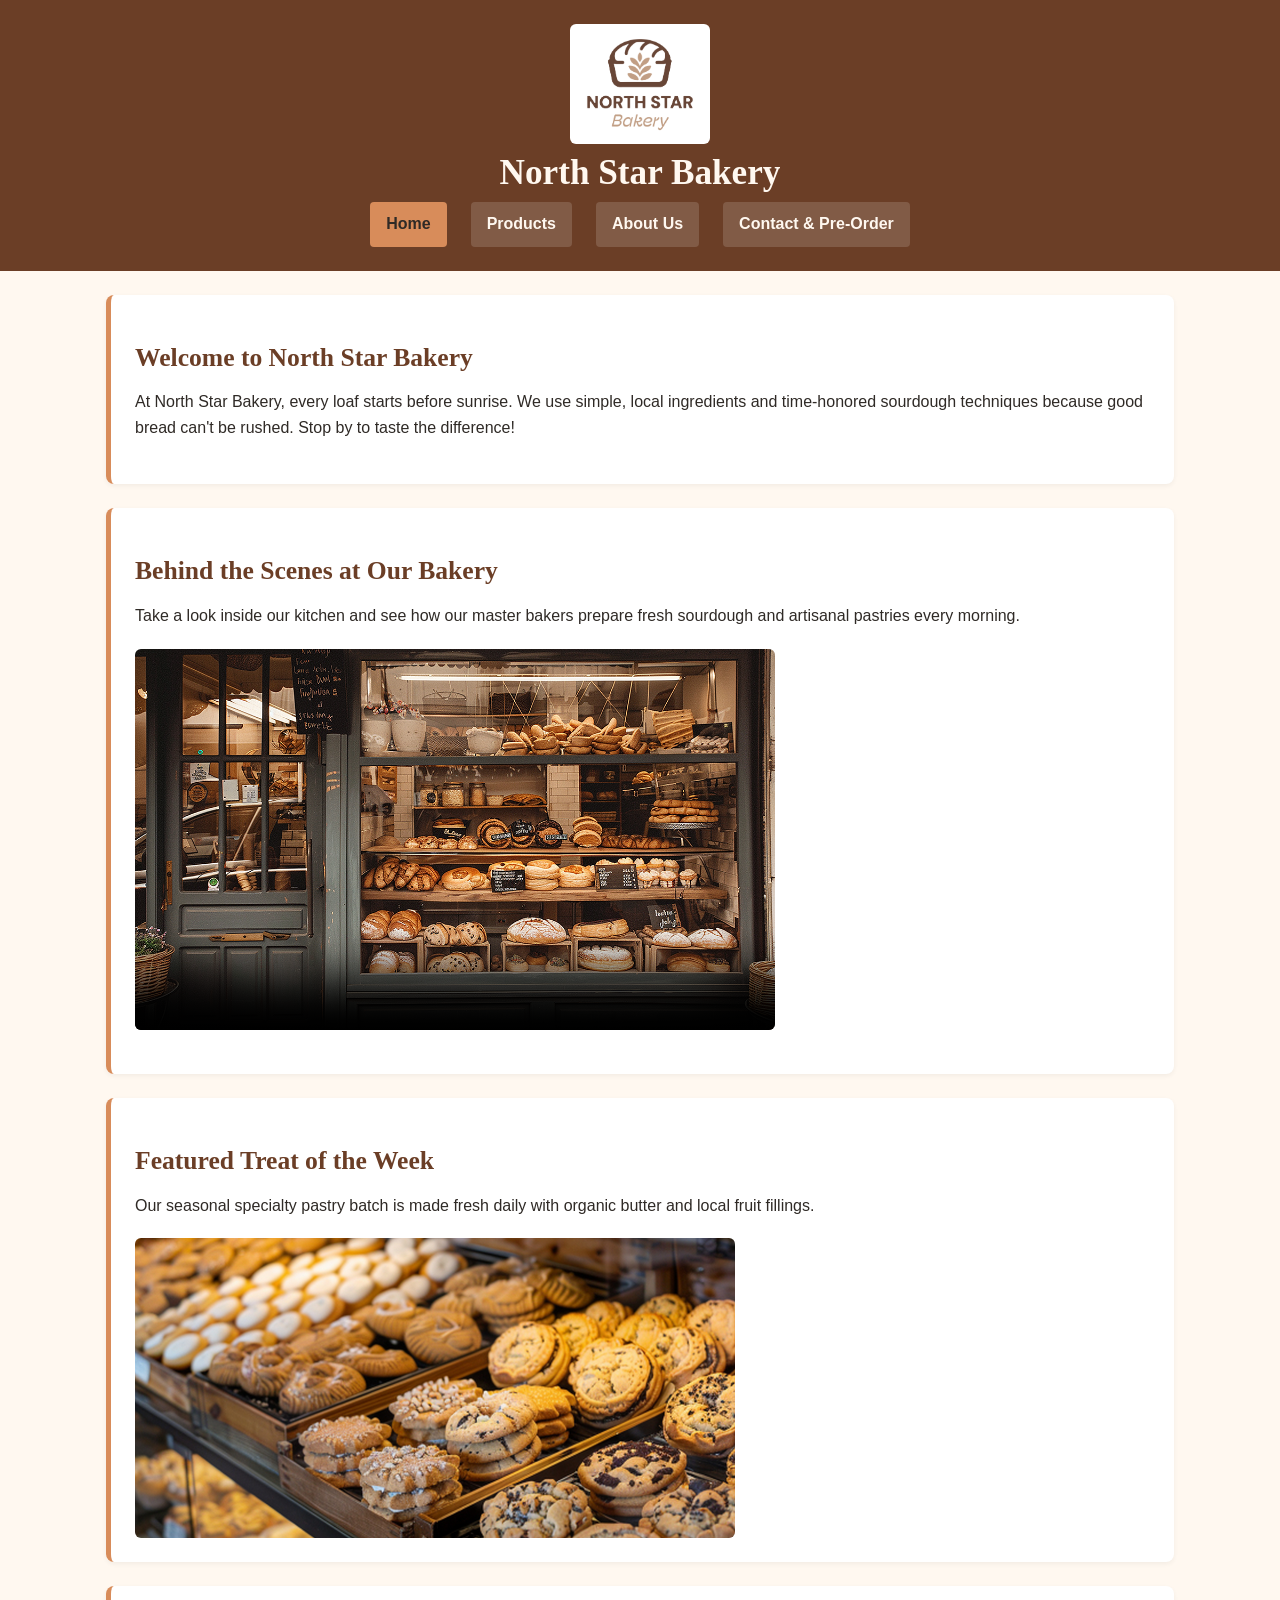
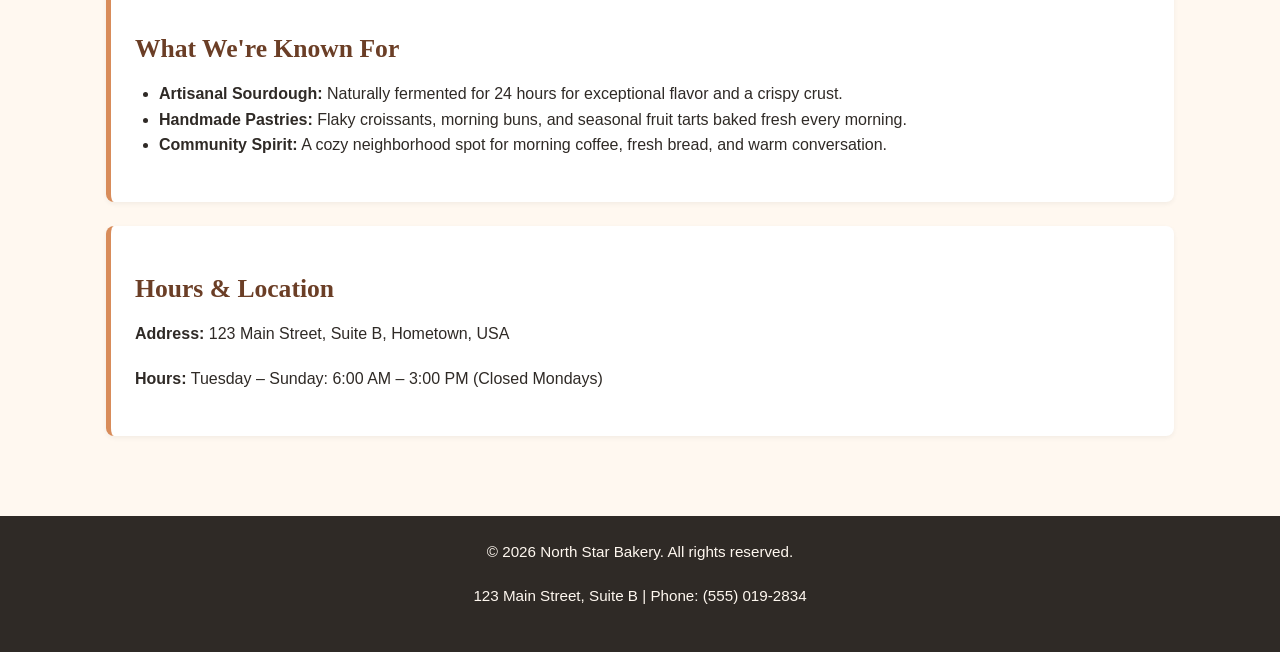
<file: index.html>
<!DOCTYPE html>
<html lang="en">
<head>
    <meta charset="UTF-8">
    <meta name="viewport" content="width=device-width, initial-scale=1.0">
    <title>North Star Bakery - Home</title>
    <link rel="stylesheet" href="css/styles.css">
</head>
<body>
    <!-- Skip Link for Keyboard Accessibility -->
    <a href="#main-content">Skip to main content</a>

    <!-- Header & Primary Navigation -->
    <header>
        <img src="bakery-logo_c.png" alt="North Star Bakery Logo" width="180" height="150">
        <h1>North Star Bakery</h1>
        <nav aria-label="Primary Navigation">
            <ul>
                <li><a href="index.html" aria-current="page">Home</a></li>
                <li><a href="products.html">Products</a></li>
                <li><a href="about.html">About Us</a></li>
                <li><a href="contact.html">Contact &amp; Pre-Order</a></li>
            </ul>
        </nav>
    </header>

    <!-- Main Content Area -->
    <main id="main-content">
        <!-- Section 1: Welcome Message -->
        <section>
            <h2>Welcome to North Star Bakery</h2>
            <p>At North Star Bakery, every loaf starts before sunrise. We use simple, local ingredients and time-honored sourdough techniques because good bread can't be rushed. Stop by to taste the difference!</p>
        </section>

        <!-- Section 2: Behind the Scenes Video -->
        <section>
            <h2>Behind the Scenes at Our Bakery</h2>
            <p>Take a look inside our kitchen and see how our master bakers prepare fresh sourdough and artisanal pastries every morning.</p>
            <video controls width="640" height="360" poster="bakery-storefront_c.png" preload="metadata">
                <source src="bakery-behind-scenes_c.mp4" type="video/mp4">
                <p>Your browser does not support embedded video playback. You can <a href="bakery-behind-scenes_c.mp4">download the behind-the-scenes video here</a>.</p>
            </video>
        </section>

        <!-- Section 3: Featured Item of the Week (Responsive Image) -->
        <section>
            <h2>Featured Treat of the Week</h2>
            <p>Our seasonal specialty pastry batch is made fresh daily with organic butter and local fruit fillings.</p>
            <picture>
                <source media="(min-width: 768px)" srcset="bakery-feature-large_c.png">
                <img src="bakery-feature-small_c.png" alt="Display case filled with freshly baked artisanal cookies and pastries" width="600" height="300">
            </picture>
        </section>

        <!-- Section 4: What We're Known For -->
        <section>
            <h2>What We're Known For</h2>
            <ul>
                <li><strong>Artisanal Sourdough:</strong> Naturally fermented for 24 hours for exceptional flavor and a crispy crust.</li>
                <li><strong>Handmade Pastries:</strong> Flaky croissants, morning buns, and seasonal fruit tarts baked fresh every morning.</li>
                <li><strong>Community Spirit:</strong> A cozy neighborhood spot for morning coffee, fresh bread, and warm conversation.</li>
            </ul>
        </section>

        <!-- Section 5: Hours and Location Snippet -->
        <section>
            <h2>Hours &amp; Location</h2>
            <p><strong>Address:</strong> 123 Main Street, Suite B, Hometown, USA</p>
            <p><strong>Hours:</strong> Tuesday – Sunday: 6:00 AM – 3:00 PM (Closed Mondays)</p>
        </section>
    </main>

    <!-- Footer Region -->
    <footer>
        <p>&copy; 2026 North Star Bakery. All rights reserved.</p>
        <p>123 Main Street, Suite B | Phone: (555) 019-2834</p>
    </footer>
</body>
</html>
</file>
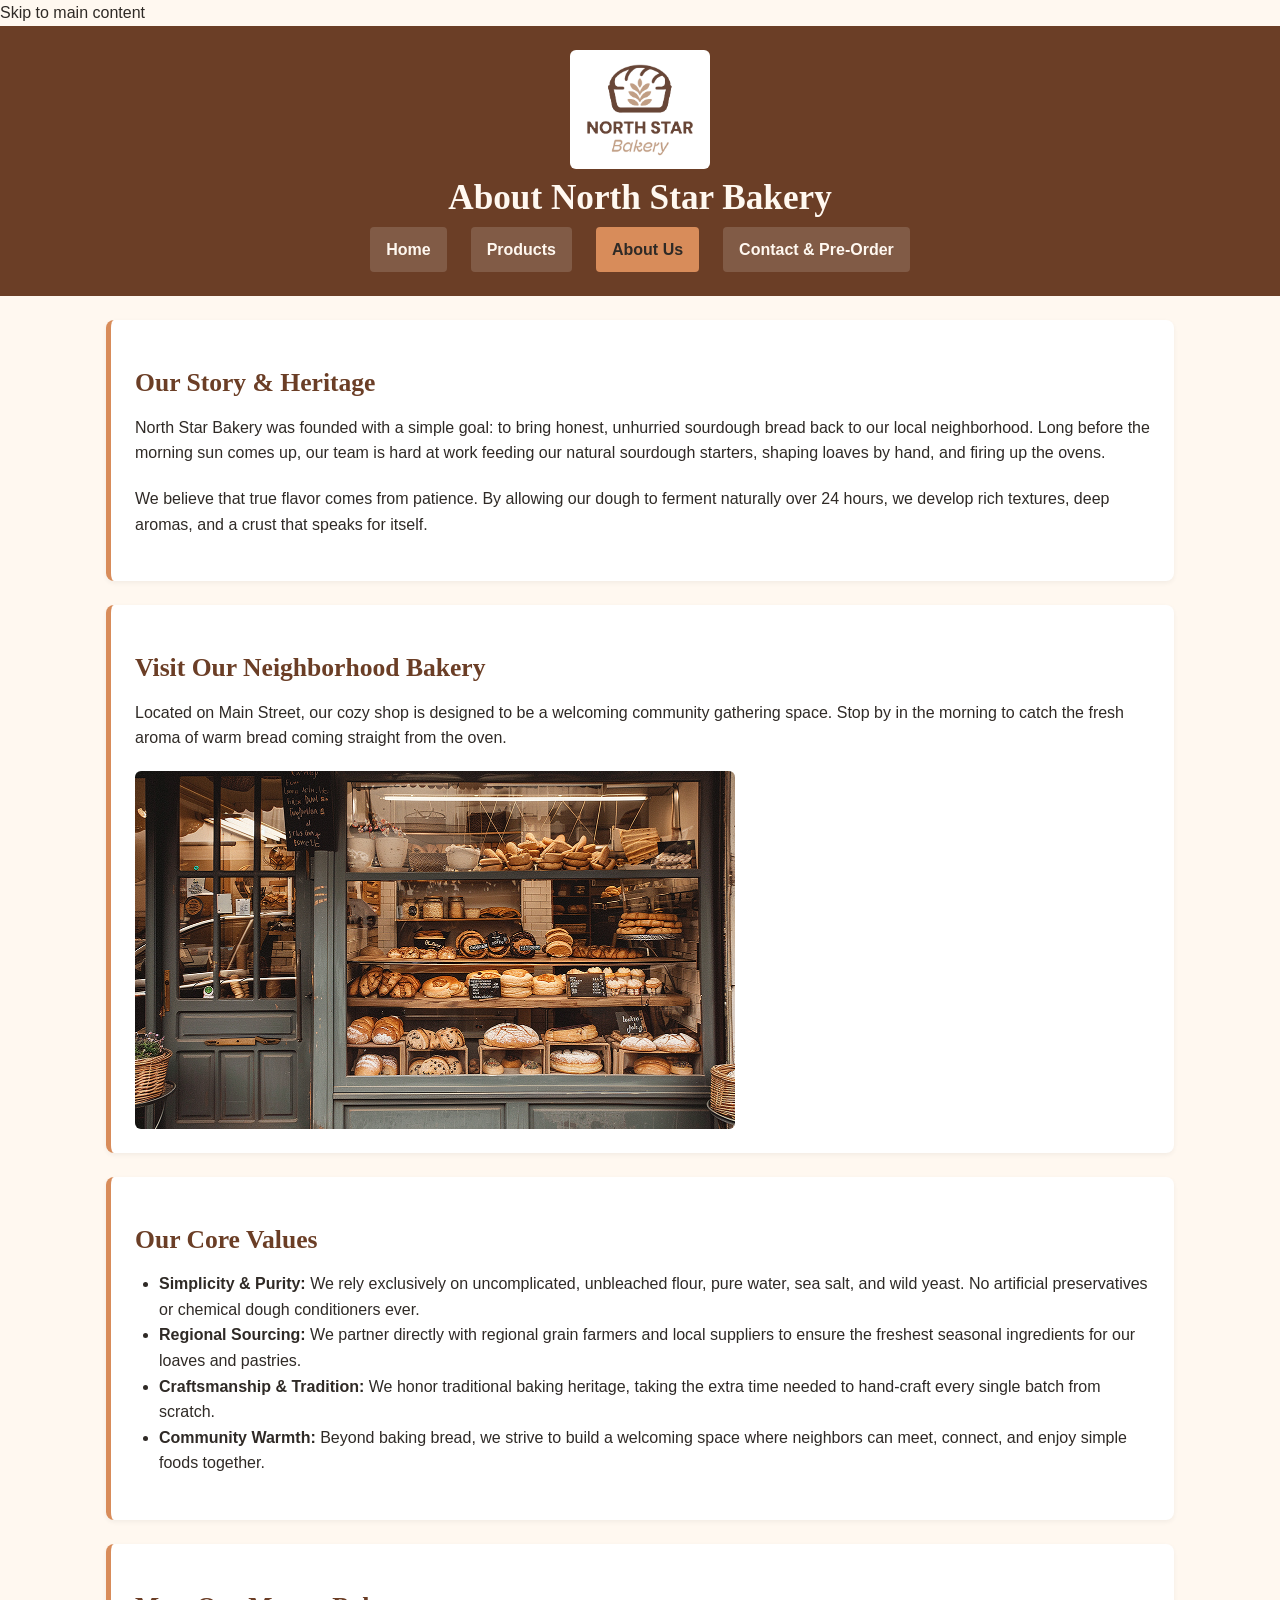
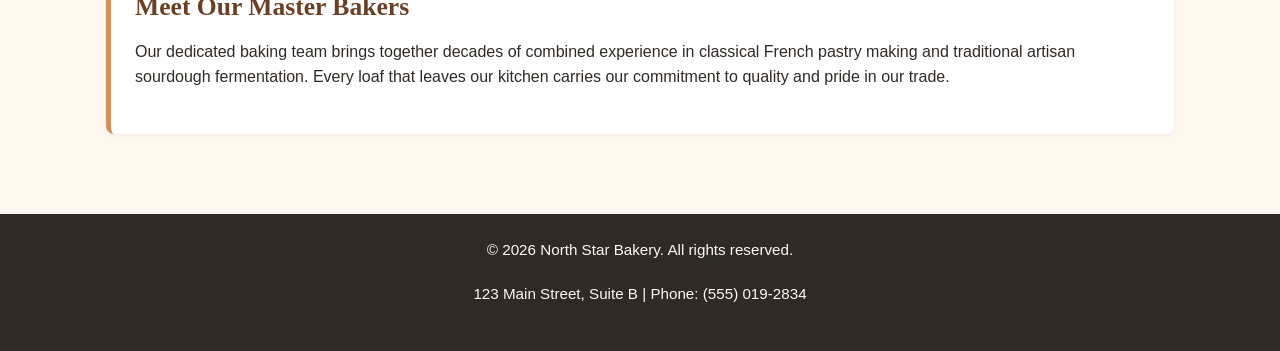
<file: about.html>
<!DOCTYPE html>
<html lang="en">
<head>
    <meta charset="UTF-8">
    <meta name="viewport" content="width=device-width, initial-scale=1.0">
    <title>North Star Bakery - About Us</title>
    <link rel="stylesheet" href="css/styles.css">
</head>
<body>
    Skip to main content<!-- Header & Primary Navigation -->
<header>
    <img src="bakery-logo_c.png" alt="North Star Bakery Logo" width="180" height="150">
    <h1>About North Star Bakery</h1>
    <nav aria-label="Primary Navigation">
        <ul>
            <li><a href="index.html">Home</a></li>
            <li><a href="products.html">Products</a></li>
            <li><a href="about.html" aria-current="page">About Us</a></li>
            <li><a href="contact.html">Contact &amp; Pre-Order</a></li>
        </ul>
    </nav>
</header>

<!-- Main Content Area -->
<main id="main-content">
    <!-- Section 1: Our Story -->
    <section>
        <h2>Our Story &amp; Heritage</h2>
        <p>North Star Bakery was founded with a simple goal: to bring honest, unhurried sourdough bread back to our local neighborhood. Long before the morning sun comes up, our team is hard at work feeding our natural sourdough starters, shaping loaves by hand, and firing up the ovens.</p>
        <p>We believe that true flavor comes from patience. By allowing our dough to ferment naturally over 24 hours, we develop rich textures, deep aromas, and a crust that speaks for itself.</p>
    </section>

    <!-- Section 2: Storefront Image & Community Connection -->
    <section>
        <h2>Visit Our Neighborhood Bakery</h2>
        <p>Located on Main Street, our cozy shop is designed to be a welcoming community gathering space. Stop by in the morning to catch the fresh aroma of warm bread coming straight from the oven.</p>
        <img src="bakery-storefront_c.png" alt="Exterior storefront view of North Star Bakery featuring wooden framed glass display windows filled with fresh artisan loaves" width="600" height="400">
    </section>

    <!-- Section 3: Our Baking Philosophy & Values -->
    <section>
        <h2>Our Core Values</h2>
        <ul>
            <li><strong>Simplicity &amp; Purity:</strong> We rely exclusively on uncomplicated, unbleached flour, pure water, sea salt, and wild yeast. No artificial preservatives or chemical dough conditioners ever.</li>
            <li><strong>Regional Sourcing:</strong> We partner directly with regional grain farmers and local suppliers to ensure the freshest seasonal ingredients for our loaves and pastries.</li>
            <li><strong>Craftsmanship &amp; Tradition:</strong> We honor traditional baking heritage, taking the extra time needed to hand-craft every single batch from scratch.</li>
            <li><strong>Community Warmth:</strong> Beyond baking bread, we strive to build a welcoming space where neighbors can meet, connect, and enjoy simple foods together.</li>
        </ul>
    </section>

    <!-- Section 4: Meet the Bakers -->
    <section>
        <h2>Meet Our Master Bakers</h2>
        <p>Our dedicated baking team brings together decades of combined experience in classical French pastry making and traditional artisan sourdough fermentation. Every loaf that leaves our kitchen carries our commitment to quality and pride in our trade.</p>
    </section>
</main>

<!-- Footer Region -->
<footer>
    <p>&copy; 2026 North Star Bakery. All rights reserved.</p>
    <p>123 Main Street, Suite B | Phone: (555) 019-2834</p>
</footer>
</body>
</html>
</file>
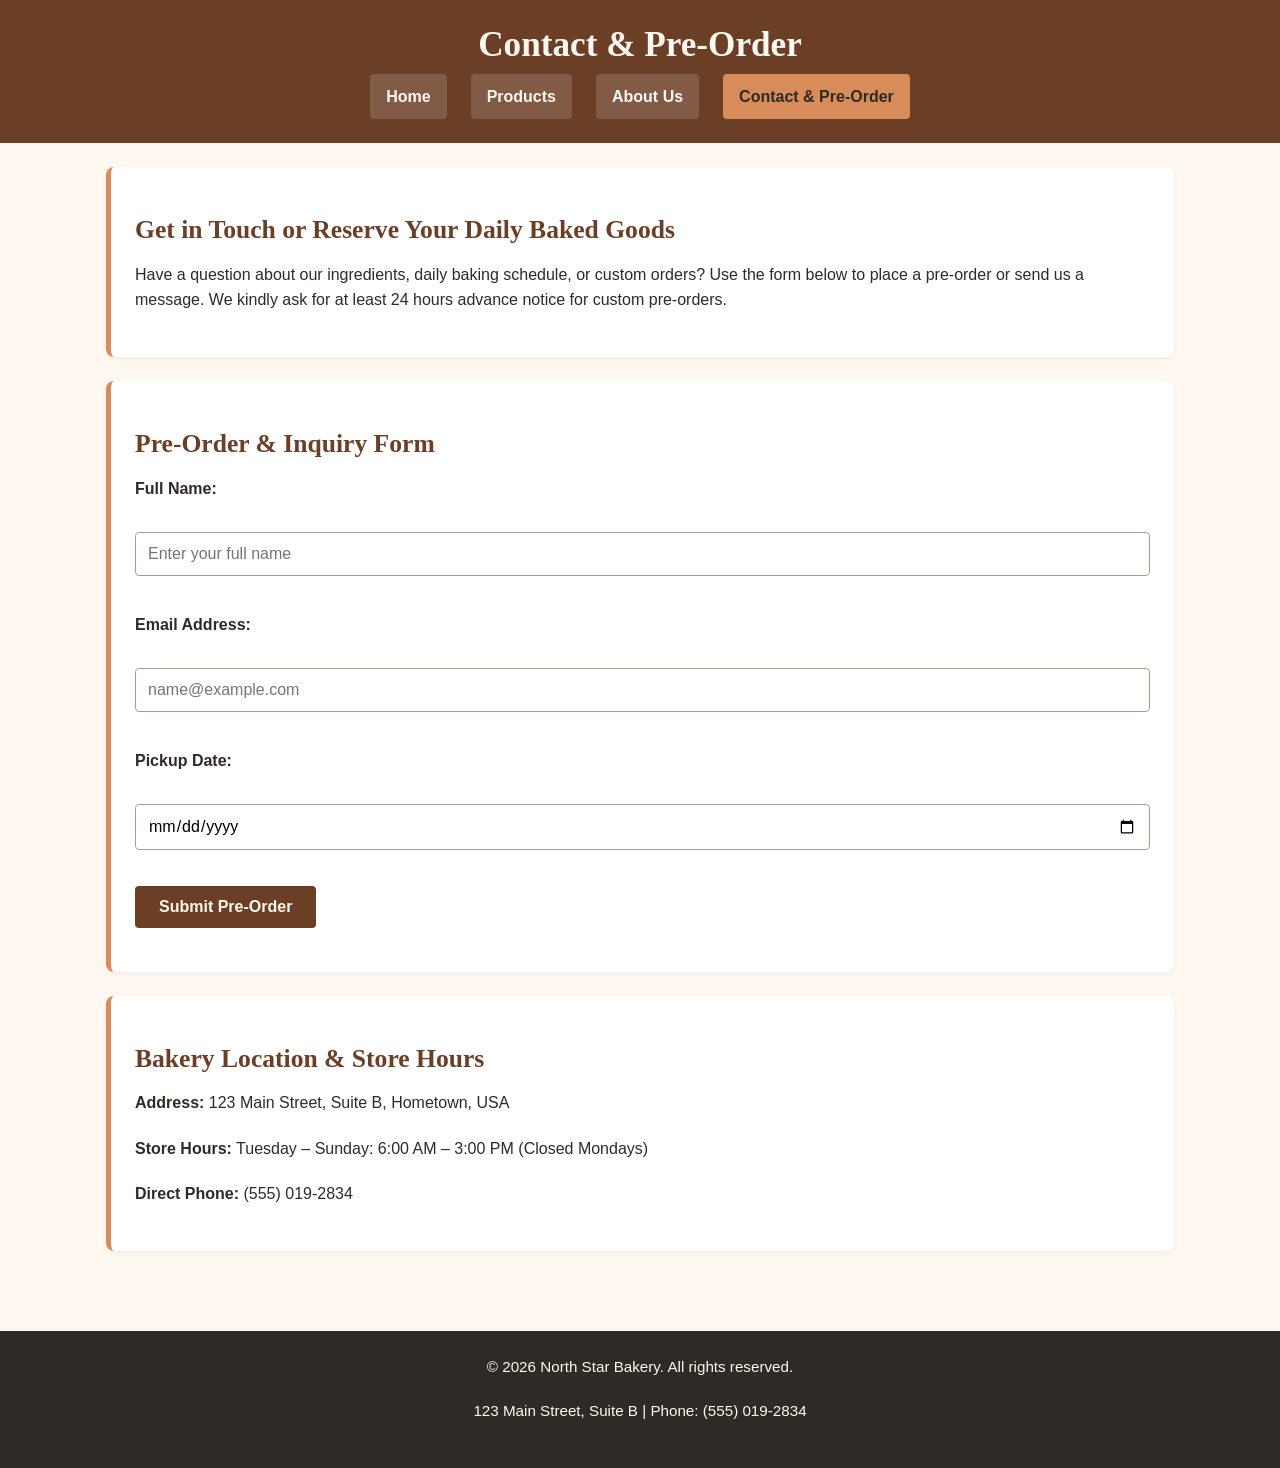
<file: contact.html>
<!DOCTYPE html>
<html lang="en">
<head>
    <meta charset="UTF-8">
    <meta name="viewport" content="width=device-width, initial-scale=1.0">
    <title>North Star Bakery - Contact &amp; Pre-Order</title>
    <link rel="stylesheet" href="css/styles.css">
</head>
<body>
    
    <a href="#main-content">Skip to main content</a>

    <header>
        <h1>Contact &amp; Pre-Order</h1>
        <nav aria-label="Primary Navigation">
            <ul>
                <li><a href="index.html">Home</a></li>
                <li><a href="products.html">Products</a></li>
                <li><a href="about.html">About Us</a></li>
                <li><a href="contact.html" aria-current="page">Contact &amp; Pre-Order</a></li>
            </ul>
        </nav>
    </header>

    <main id="main-content">
        <section>
            <h2>Get in Touch or Reserve Your Daily Baked Goods</h2>
            <p>Have a question about our ingredients, daily baking schedule, or custom orders? Use the form below to place a pre-order or send us a message. We kindly ask for at least 24 hours advance notice for custom pre-orders.</p>
        </section>

        
        <section>
            <h2>Pre-Order &amp; Inquiry Form</h2>
            <form>
                
                <p>
                    <label for="full-name">Full Name:</label><br />
                    <input type="text" id="full-name" name="full_name" placeholder="Enter your full name">
                    <br />
                    <span id="full-name-error" class="error-message"></span>
                </p>

                
                <p>
                    <label for="email-address">Email Address:</label><br />
                    <input type="email" id="email-address" name="email_address" placeholder="name@example.com">
                    <br />
                    <span id="email-address-error" class="error-message"></span>
                </p>

                
                <p>
                    <label for="pickup-date">Pickup Date:</label><br />
                    <input type="date" id="pickup-date" name="pickup_date">
                    <br />
                    <span id="pickup-date-error" class="error-message"></span>
                </p>

                
                <p>
                    <button type="submit">Submit Pre-Order</button>
                </p>
            </form>
        </section>

        <section>
            <h2>Bakery Location &amp; Store Hours</h2>
            <p><strong>Address:</strong> 123 Main Street, Suite B, Hometown, USA</p>
            <p><strong>Store Hours:</strong> Tuesday – Sunday: 6:00 AM – 3:00 PM (Closed Mondays)</p>
            <p><strong>Direct Phone:</strong> (555) 019-2834</p>
        </section>
    </main>

    <footer>
        <p>© 2026 North Star Bakery. All rights reserved.</p>
        <p>123 Main Street, Suite B | Phone: (555) 019-2834</p>
    </footer>

    
    <script src="js/scripts.js"></script>
</body>
</html>
</file>
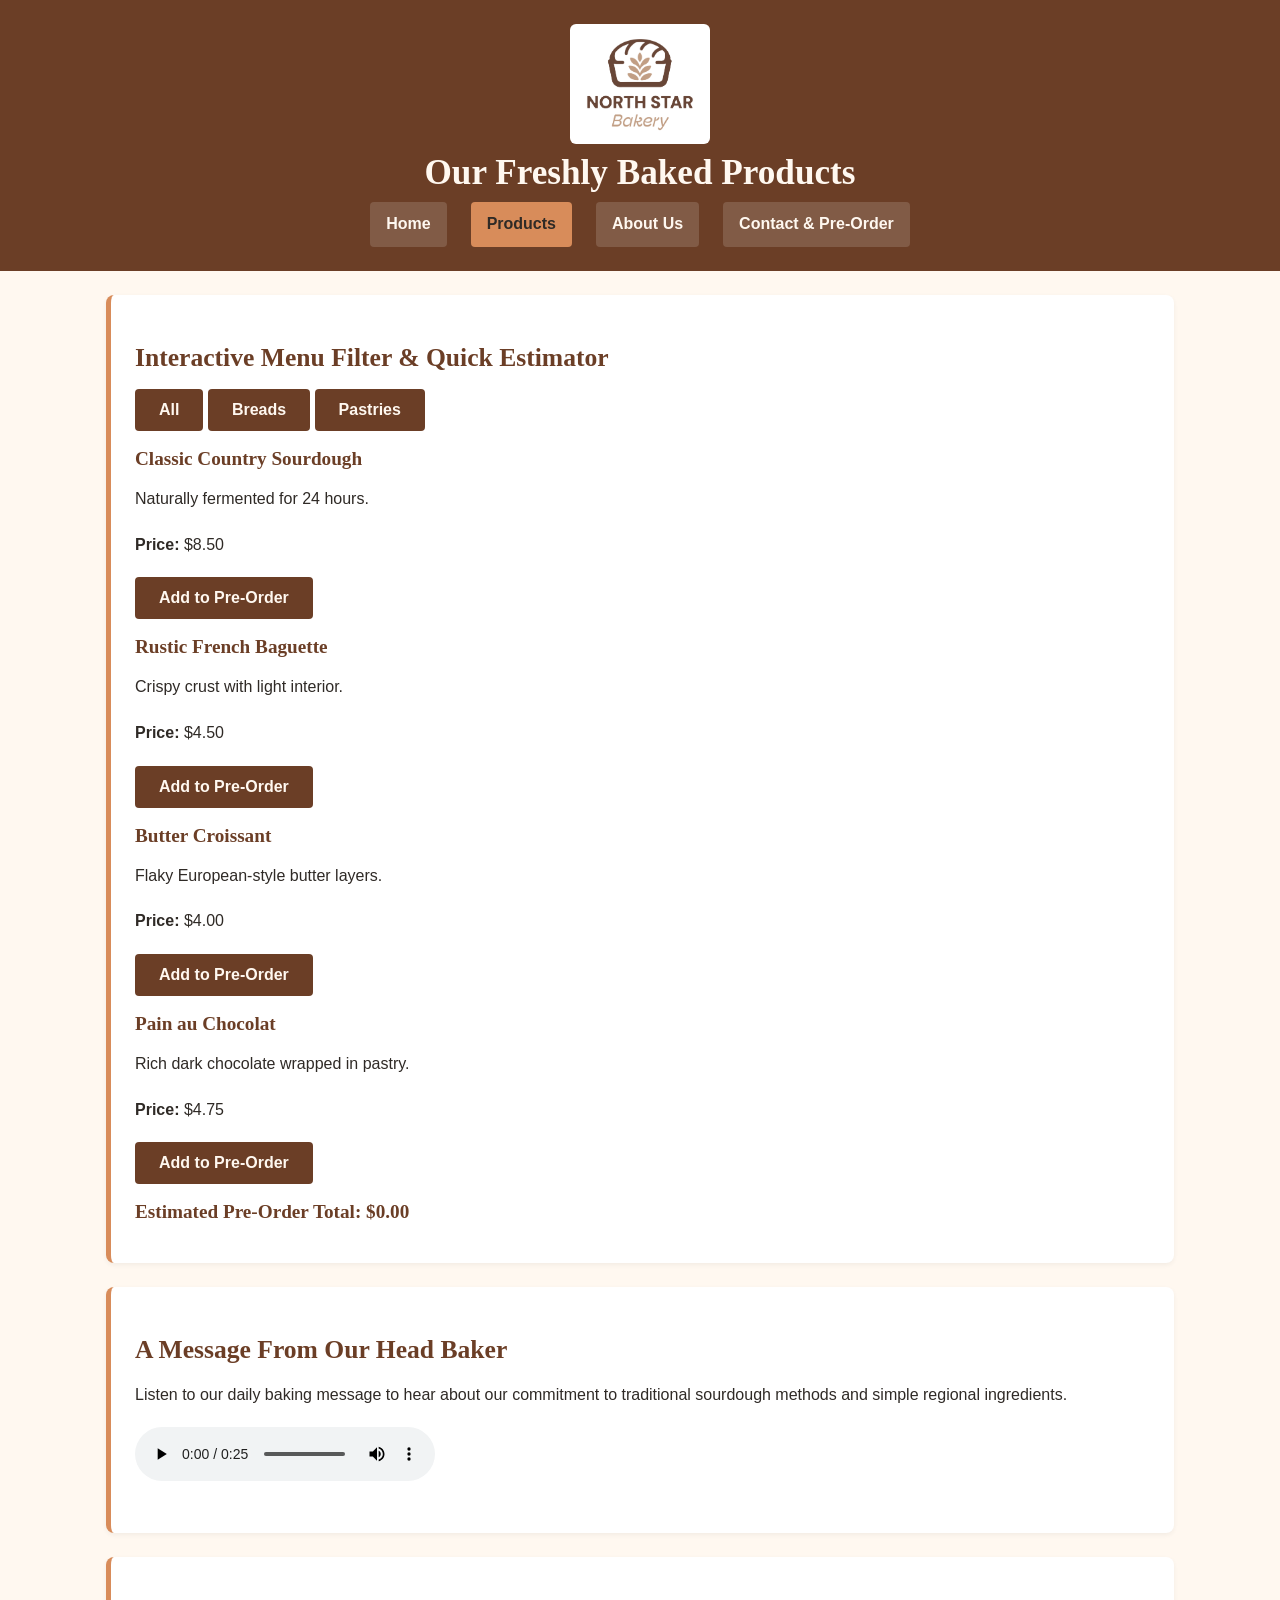
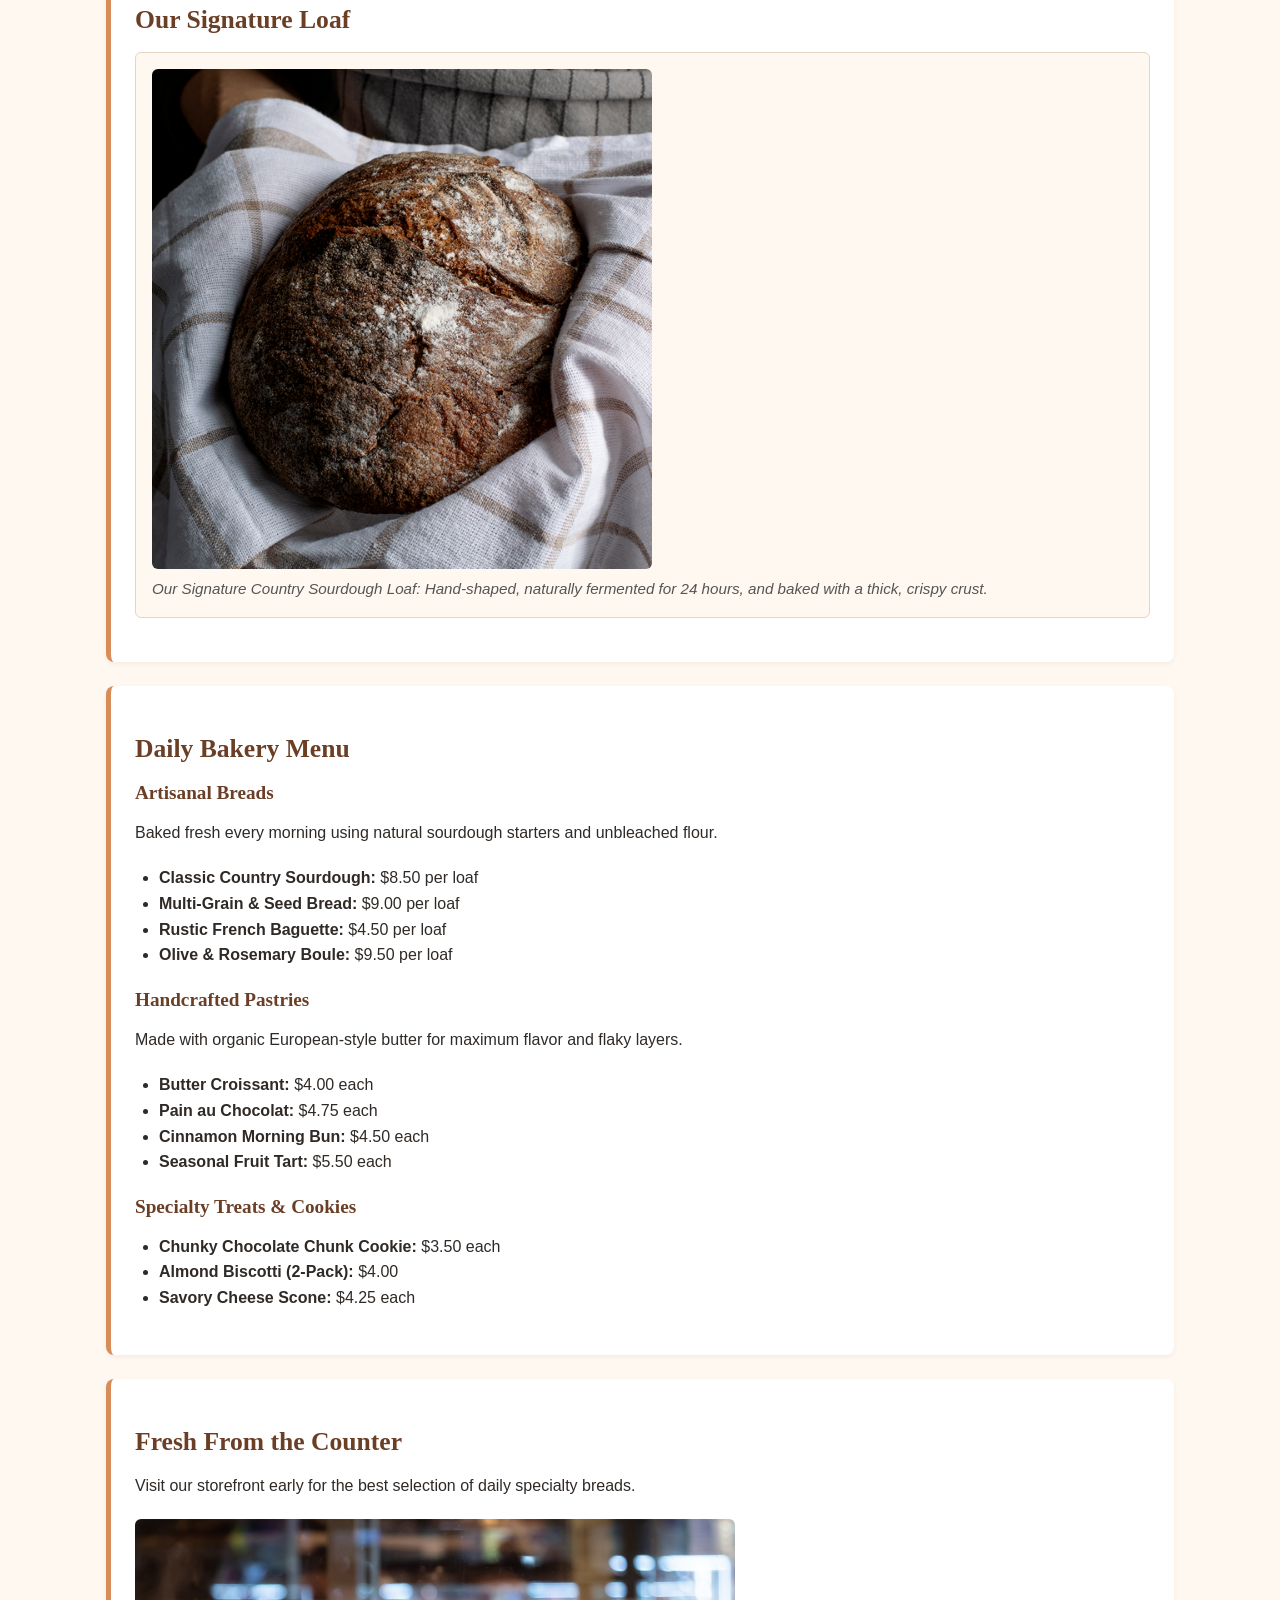
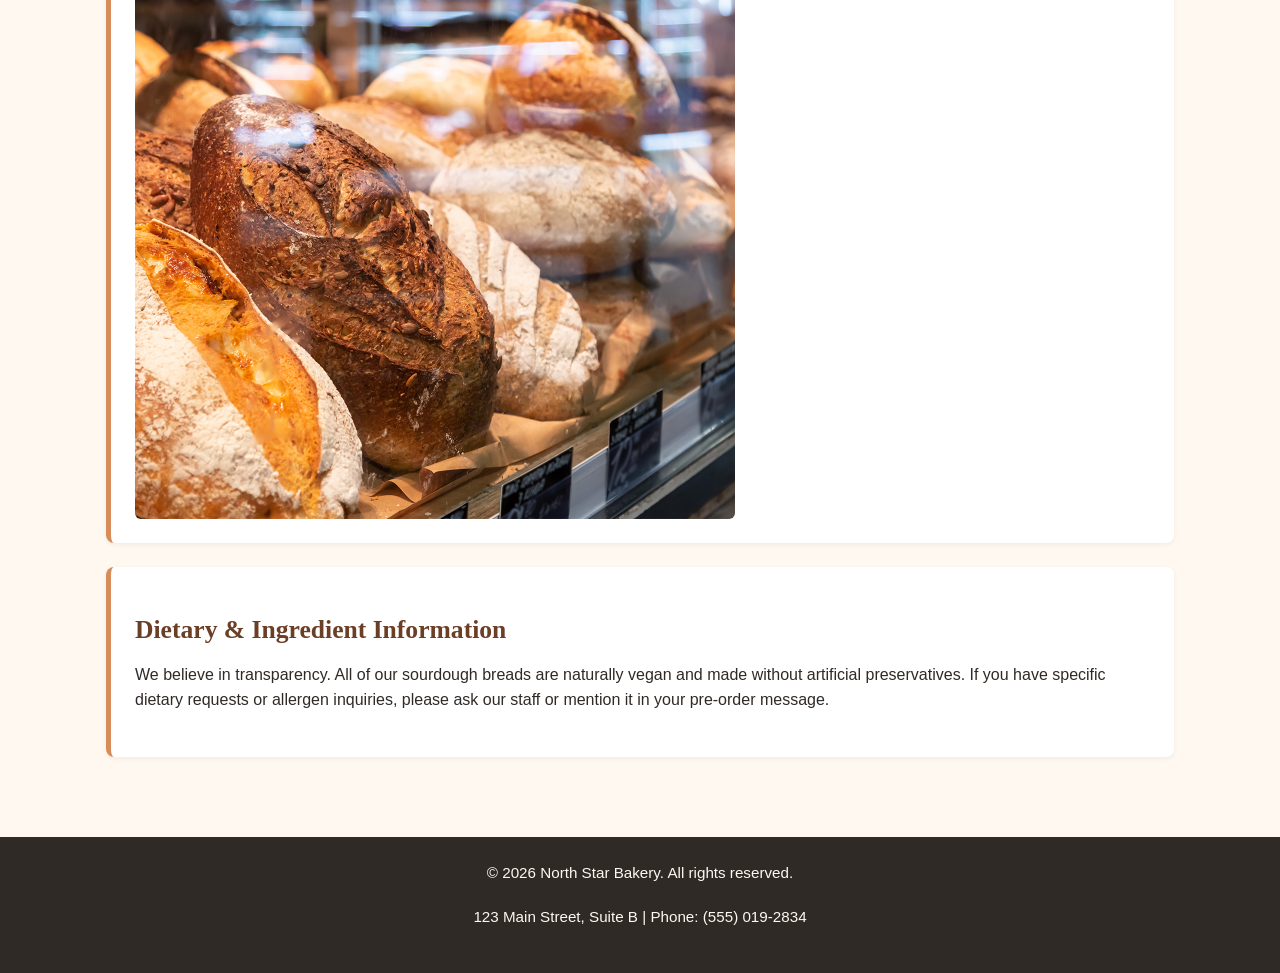
<file: products.html>
<!DOCTYPE html>
<html lang="en">
<head>
    <meta charset="UTF-8">
    <meta name="viewport" content="width=device-width, initial-scale=1.0">
    <title>North Star Bakery - Products &amp; Daily Offerings</title>
    <link rel="stylesheet" href="css/styles.css">
</head>
<body>
    <!-- Skip Link for Keyboard Accessibility -->
    <a href="#main-content">Skip to main content</a>

    <!-- Header & Primary Navigation -->
    <header>
        <img src="bakery-logo_c.png" alt="North Star Bakery Logo" width="180" height="150">
        <h1>Our Freshly Baked Products</h1>
        <nav aria-label="Primary Navigation">
            <ul>
                <li><a href="index.html">Home</a></li>
                <li><a href="products.html" aria-current="page">Products</a></li>
                <li><a href="about.html">About Us</a></li>
                <li><a href="contact.html">Contact &amp; Pre-Order</a></li>
            </ul>
        </nav>
    </header>

    <!-- Main Content Area -->
    <main id="main-content">
        <section>
            <h2>Interactive Menu Filter &amp; Quick Estimator</h2>
            <div id="filter-buttons">
                <button class="filter-btn" data-category="all">All</button>
                <button class="filter-btn" data-category="bread">Breads</button>
                <button class="filter-btn" data-category="pastry">Pastries</button>
            </div>
            <div id="product-list-container">
                <!-- JavaScript renderizará los productos aquí dinámicamente -->
            </div>
            <div>
                <h3>Estimated Pre-Order Total: $<span id="total-price">0.00</span></h3>
            </div>
        </section>
        <!-- ============================================================ -->
        <!-- Section 1: Audio Welcome Message -->
        <section>
            <h2>A Message From Our Head Baker</h2>
            <p>Listen to our daily baking message to hear about our commitment to traditional sourdough methods and simple regional ingredients.</p>
            <audio controls preload="metadata">
                <source src="bakery-welcome_c.mp3" type="audio/mpeg">
                <p>Your browser does not support the audio element. You can <a href="bakery-welcome_c.mp3">download the audio message here</a>.</p>
            </audio>
        </section>

        <!-- Section 2: Signature Product Feature (Figure with Figcaption) -->
        <section>
            <h2>Our Signature Loaf</h2>
            <figure>
                <img src="bakery-signature-loaf_c.png" alt="A freshly baked golden sourdough loaf cradled in a traditional cloth" width="500" height="350">
                <figcaption>Our Signature Country Sourdough Loaf: Hand-shaped, naturally fermented for 24 hours, and baked with a thick, crispy crust.</figcaption>
            </figure>
        </section>

        <!-- Section 3: Product Categories & Pricing -->
        <section>
            <h2>Daily Bakery Menu</h2>

            <h3>Artisanal Breads</h3>
            <p>Baked fresh every morning using natural sourdough starters and unbleached flour.</p>
            <ul>
                <li><strong>Classic Country Sourdough:</strong> $8.50 per loaf</li>
                <li><strong>Multi-Grain &amp; Seed Bread:</strong> $9.00 per loaf</li>
                <li><strong>Rustic French Baguette:</strong> $4.50 per loaf</li>
                <li><strong>Olive &amp; Rosemary Boule:</strong> $9.50 per loaf</li>
            </ul>

            <h3>Handcrafted Pastries</h3>
            <p>Made with organic European-style butter for maximum flavor and flaky layers.</p>
            <ul>
                <li><strong>Butter Croissant:</strong> $4.00 each</li>
                <li><strong>Pain au Chocolat:</strong> $4.75 each</li>
                <li><strong>Cinnamon Morning Bun:</strong> $4.50 each</li>
                <li><strong>Seasonal Fruit Tart:</strong> $5.50 each</li>
            </ul>

            <h3>Specialty Treats &amp; Cookies</h3>
            <ul>
                <li><strong>Chunky Chocolate Chunk Cookie:</strong> $3.50 each</li>
                <li><strong>Almond Biscotti (2-Pack):</strong> $4.00</li>
                <li><strong>Savory Cheese Scone:</strong> $4.25 each</li>
            </ul>
        </section>

        <!-- Section 4: Assorted Loaves Display Image -->
        <section>
            <h2>Fresh From the Counter</h2>
            <p>Visit our storefront early for the best selection of daily specialty breads.</p>
            <img src="bakery-bread_c.png" alt="Assortment of fresh artisan bread loaves displayed behind a glass bakery counter" width="600" height="350">
        </section>

        <!-- Section 5: Special Dietary Notes -->
        <section>
            <h2>Dietary &amp; Ingredient Information</h2>
            <p>We believe in transparency. All of our sourdough breads are naturally vegan and made without artificial preservatives. If you have specific dietary requests or allergen inquiries, please ask our staff or mention it in your pre-order message.</p>
        </section>
    </main>

    <!-- Footer Region -->
    <footer>
        <p>&copy; 2026 North Star Bakery. All rights reserved.</p>
        <p>123 Main Street, Suite B | Phone: (555) 019-2834</p>
    </footer>
<script src="js/scripts.js"></script>
</body>
</html>
</file>
<file: css/styles.css>
/* ==========================================================================
1. GLOBAL RESET & BASE STYLES
   ========================================================================== */
/* Universal border-box sizing for predictable layouts */
*, *::before, *::after {
    box-sizing: border-box;
    margin: 0;
    padding: 0;
}

/* Base Body Typography and Background */
body {
    background-color: #FFF8F0; /* Cream background */
    color: #2F2A26;            /* High-contrast charcoal text */
    font-family: Arial, Helvetica, sans-serif; /* Body font */
    line-height: 1.6;          /* Enhanced paragraph line height */
}

/* Skip Link for Accessibility */
a[href="#main-content"] {
    position: absolute;
    top: -40px;
    left: 0;
    background: #6B3E26;
    color: #FFFFFF;
    padding: 8px 16px;
    z-index: 100;
    text-decoration: none;
}
a[href="#main-content"]:focus {
    top: 0;
}

/* Heading Hierarchy & Font Styling */
h1, h2, h3 {
    font-family: Georgia, 'Times New Roman', serif; /* Heading font */
    color: #6B3E26;                               /* Warm bakery brown */
    line-height: 1.2;
    margin-bottom: 1rem;
}

h1 { font-size: 2.2rem; }
h2 { font-size: 1.6rem; margin-top: 1.5rem; }
h3 { font-size: 1.2rem; margin-top: 1rem; }

p, ul, ol, figure, form, video, audio {
    margin-bottom: 1.25rem;
}

ul, ol {
    padding-left: 1.5rem;
}

/* ==========================================================================
2. HEADER & NAVIGATION (FLEXBOX)
   ========================================================================== */
header {
    background-color: #6B3E26;
    color: #FFF8F0;
    padding: 1.5rem 1rem;
    text-align: center;
}

header h1 {
    color: #FFF8F0;
    margin-bottom: 0.5rem;
}

header img {
    max-width: 140px;
    height: auto;
    margin-bottom: 0.5rem;
}

/* Primary Navigation Styling */
nav[aria-label="Primary Navigation"] ul {
    list-style: none;
    padding: 0;
    display: flex;             /* Flexbox for navigation layout */
    flex-direction: column;    /* Mobile-first: stacked column */
    gap: 0.75rem;              /* Consistent spacing between links */
    margin-bottom: 0;
}

nav a {
    display: block;
    color: #FFF8F0;
    text-decoration: none;
    font-weight: bold;
    padding: 0.6rem 1rem;
    background-color: rgba(255, 255, 255, 0.15);
    border-radius: 4px;
    transition: background-color 0.2s ease, color 0.2s ease; /* Smooth transition */
}

/* Link States & Accessible Focus Indicators */
nav a:hover, nav a:focus {
    background-color: #D88C5A;
    color: #2F2A26;
    outline: 2px solid #FFF8F0;
    outline-offset: 2px;
}

nav a[aria-current="page"] {
    background-color: #D88C5A;
    color: #2F2A26;
}

/* ==========================================================================
3. MAIN CONTENT & MEDIA
   ========================================================================== */
main {
    padding: 1.5rem 1rem;
    max-width: 1100px;
    margin: 0 auto;
}

section {
    background-color: #FFFFFF;
    padding: 1.5rem;
    margin-bottom: 1.5rem;
    border-radius: 8px;
    border-left: 5px solid #D88C5A;
    box-shadow: 0 2px 5px rgba(0, 0, 0, 0.05);
}

/* Images & Figures */
img, picture img, video {
    max-width: 100%;
    height: auto;
    border-radius: 6px;
    display: block;
}

figure {
    background-color: #FFF8F0;
    padding: 1rem;
    border: 1px solid #E5D5C5;
    border-radius: 6px;
}

figcaption {
    font-style: italic;
    font-size: 0.95rem;
    color: #555555;
    margin-top: 0.5rem;
}

/* ==========================================================================
4. FORM STYLING
   ========================================================================== */
fieldset {
    border: 2px solid #6B3E26;
    border-radius: 6px;
    padding: 1.25rem;
    margin-bottom: 1.5rem;
    background-color: #FFF8F0;
}

legend {
    font-weight: bold;
    color: #6B3E26;
    padding: 0 0.5rem;
    font-family: Georgia, serif;
}

label {
    display: block;
    font-weight: bold;
    margin-bottom: 0.3rem;
}

input[type="text"],
input[type="email"],
input[type="tel"],
input[type="date"],
input[type="number"],
select,
textarea {
    width: 100%;
    padding: 0.75rem;
    border: 1px solid #B09B8B;
    border-radius: 4px;
    font-size: 1rem;
    font-family: inherit;
    margin-bottom: 1rem;
}

/* Form Focus & Validation Pseudo-classes */
input:focus, select:focus, textarea:focus {
    border-color: #6B3E26;
    outline: 3px solid #D88C5A;
    outline-offset: 1px;
}

input:required:valid, textarea:required:valid {
    border-left: 4px solid #28A745;
}

/* Buttons */
button {
    background-color: #6B3E26;
    color: #FFF8F0;
    padding: 0.75rem 1.5rem;
    border: none;
    border-radius: 4px;
    font-size: 1rem;
    font-weight: bold;
    cursor: pointer;
    transition: background-color 0.2s ease;
}

button:hover, button:focus {
    background-color: #D88C5A;
    color: #2F2A26;
    outline: 2px solid #6B3E26;
}

/* ==========================================================================
5. FOOTER REGION
   ========================================================================== */
footer {
    background-color: #2F2A26;
    color: #FFF8F0;
    text-align: center;
    padding: 1.5rem 1rem;
    margin-top: 2rem;
    font-size: 0.95rem;
}

/* ==========================================================================
6. RESPONSIVE BREAKPOINTS (MEDIA QUERIES)
   ========================================================================== */
/* Tablet & Desktop Layouts (768px and up) */
@media (min-width: 768px) {
    /* Horizontal navigation row */
    nav[aria-label="Primary Navigation"] ul {
        flex-direction: row;
        justify-content: center;
        gap: 1.5rem;
    }

    header {
        display: flex;
        flex-direction: column;
        align-items: center;
    }

    /* Multi-column grid/flex layout for product features */
    .menu-grid {
        display: flex;
        gap: 1.5rem;
    }

    .menu-grid > section {
        flex: 1;
    }
}
</file>
